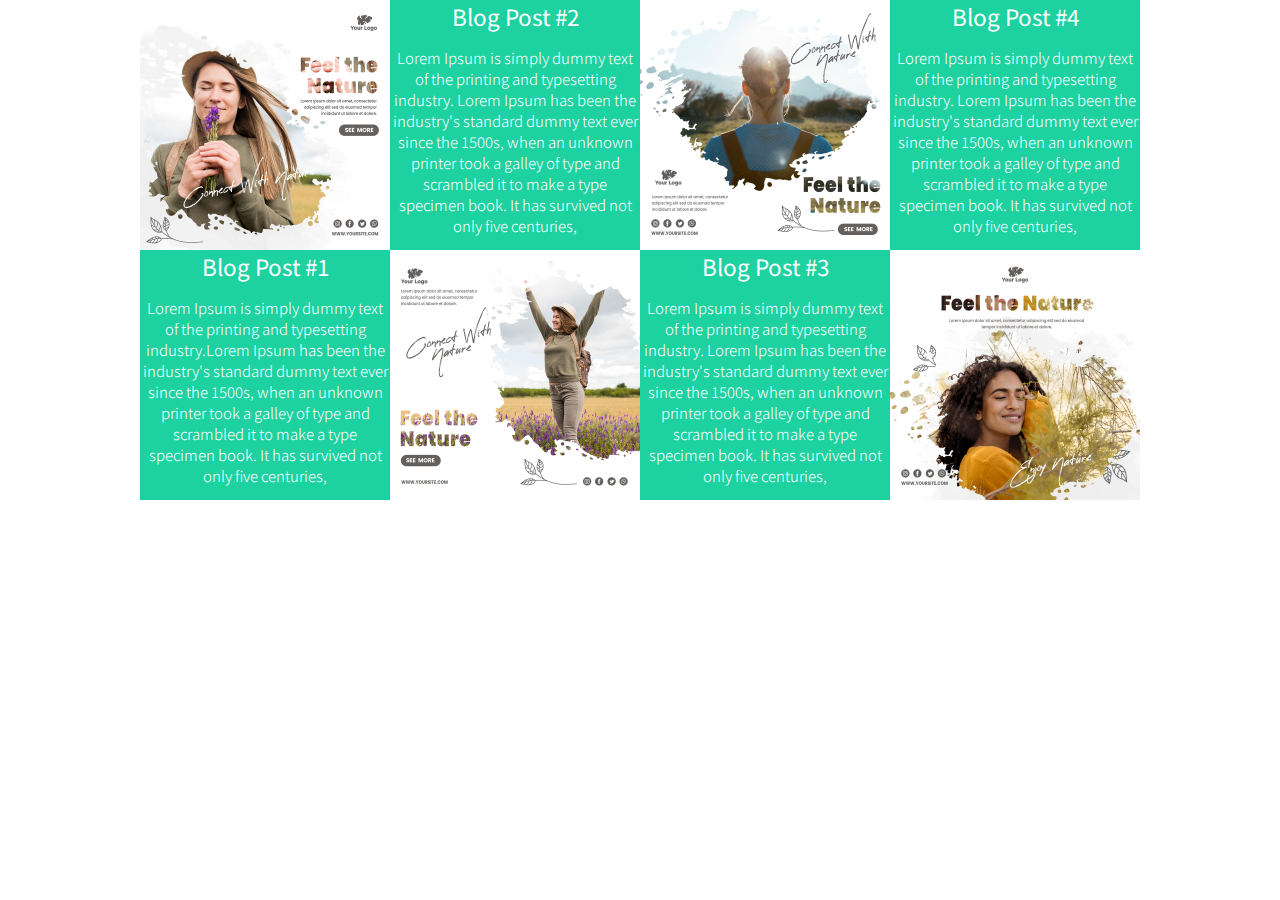
<file: section04/blog_post/index.html>
<!DOCTYPE html>
<html lang="en">
  <head>
    <meta charset="UTF-8" />
    <meta http-equiv="X-UA-Compatible" content="IE=edge" />
    <meta name="viewport" content="width=device-width, initial-scale=1.0" />
    <title>Class</title>
    <link rel="stylesheet" href="./style.css" />
    <script src="https://code.jquery.com/jquery-3.5.1.min.js"></script>
  </head>
  <body>
    <section>
      <div class="post">
        <div class="image">
          <img src="images/blog-post-01.jpg" alt="" />
        </div>
        <div class="desc">
          <h2>Blog Post #1</h2>
          <p>
            Lorem Ipsum is simply dummy text of the printing and typesetting
            industry.Lorem Ipsum has been the industry's standard dummy text
            ever since the 1500s, when an unknown printer took a galley of type
            and scrambled it to make a type specimen book. It has survived not
            only five centuries,
          </p>
        </div>
      </div>
      <div class="post">
        <div class="image">
          <img src="images/blog-post-02.jpg" alt="" />
        </div>
        <div class="desc">
          <h2>Blog Post #2</h2>
          <p>
            Lorem Ipsum is simply dummy text of the printing and typesetting
            industry. Lorem Ipsum has been the industry's standard dummy text
            ever since the 1500s, when an unknown printer took a galley of type
            and scrambled it to make a type specimen book. It has survived not
            only five centuries,
          </p>
        </div>
      </div>
      <div class="post">
        <div class="image">
          <img src="images/blog-post-03.jpg" alt="" />
        </div>
        <div class="desc">
          <h2>Blog Post #3</h2>
          <p>
            Lorem Ipsum is simply dummy text of the printing and typesetting
            industry. Lorem Ipsum has been the industry's standard dummy text
            ever since the 1500s, when an unknown printer took a galley of type
            and scrambled it to make a type specimen book. It has survived not
            only five centuries,
          </p>
        </div>
      </div>
      <div class="post">
        <div class="image">
          <img src="images/blog-post-04.jpg" alt="" />
        </div>
        <div class="desc">
          <h2>Blog Post #4</h2>
          <p>
            Lorem Ipsum is simply dummy text of the printing and typesetting
            industry. Lorem Ipsum has been the industry's standard dummy text
            ever since the 1500s, when an unknown printer took a galley of type
            and scrambled it to make a type specimen book. It has survived not
            only five centuries,
          </p>
        </div>
      </div>
    </section>
  </body>
</html>
</file>
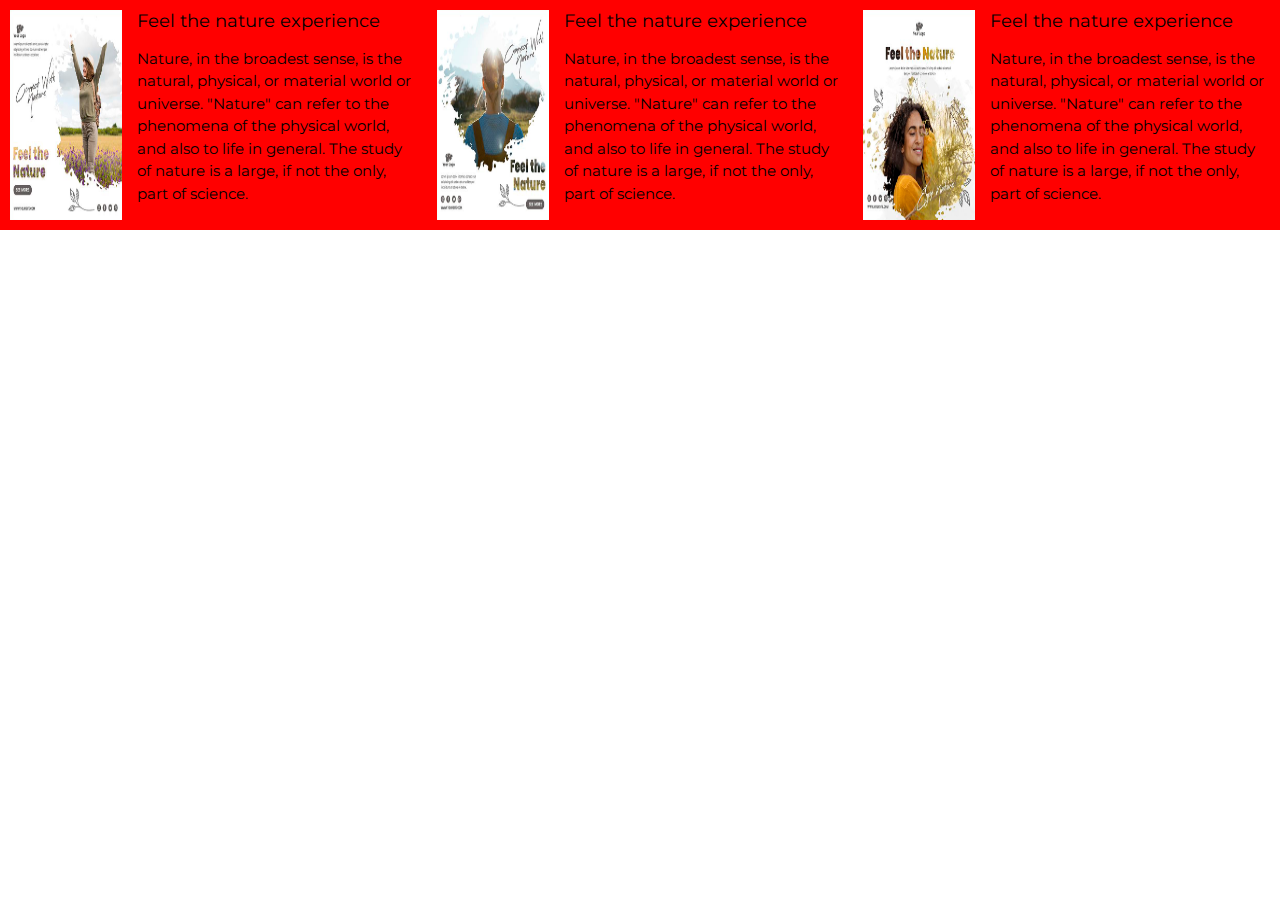
<file: section04/card/index.html>
<!DOCTYPE html>
<html lang="en">
  <head>
    <meta charset="UTF-8" />
    <meta http-equiv="X-UA-Compatible" content="IE=edge" />
    <meta name="viewport" content="width=device-width, initial-scale=1.0" />
    <title>Card</title>
    <link rel="stylesheet" href="./style.css" />
  </head>
  <body>
    <section>
      <div class="media">
        <img src="./images/photo-01.png" alt="" />
        <div class="media-body">
          <h3>Feel the nature experience</h3>
          <p>
            Nature, in the broadest sense, is the natural, physical, or material
            world or universe. "Nature" can refer to the phenomena of the
            physical world, and also to life in general. The study of nature is
            a large, if not the only, part of science.
          </p>
        </div>
      </div>
      <div class="media">
        <img src="./images/photo-02.png" alt="" />
        <div class="media-body">
          <h3>Feel the nature experience</h3>
          <p>
            Nature, in the broadest sense, is the natural, physical, or material
            world or universe. "Nature" can refer to the phenomena of the
            physical world, and also to life in general. The study of nature is
            a large, if not the only, part of science.
          </p>
        </div>
      </div>
      <div class="media">
        <img src="./images/photo-03.png" alt="" />
        <div class="media-body">
          <h3>Feel the nature experience</h3>
          <p>
            Nature, in the broadest sense, is the natural, physical, or material
            world or universe. "Nature" can refer to the phenomena of the
            physical world, and also to life in general. The study of nature is
            a large, if not the only, part of science.
          </p>
        </div>
      </div>
    </section>
  </body>
</html>

<!-- 
Feel the nature experience

Nature, in the broadest sense, is the natural, physical, or material world or universe. "Nature" can refer to the phenomena of the physical world, and also to life in general. The study of nature is a large, if not the only, part of science.

 -->
</file>
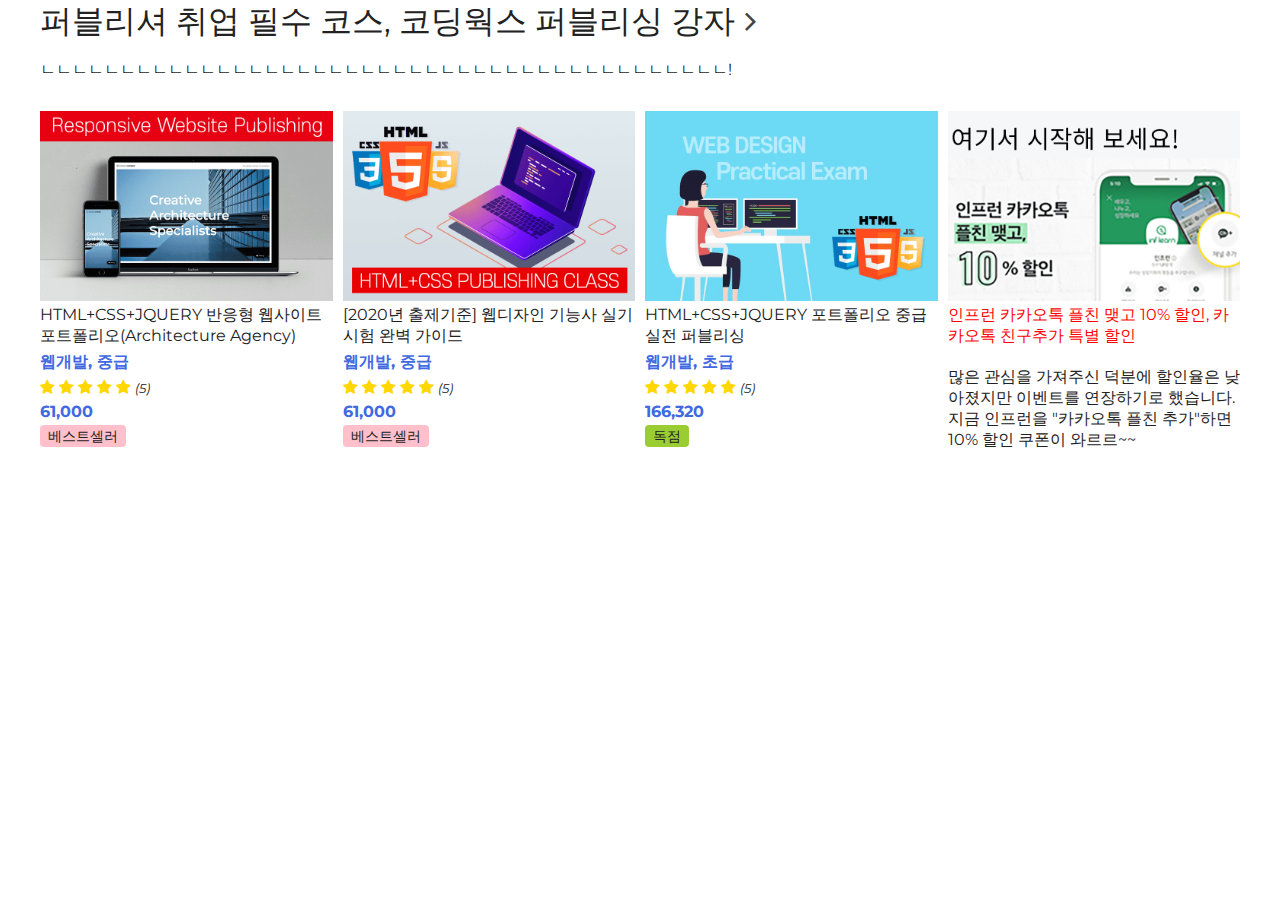
<file: section04/class/index.html>
<!DOCTYPE html>
<html lang="en">
  <head>
    <meta charset="UTF-8" />
    <meta http-equiv="X-UA-Compatible" content="IE=edge" />
    <meta name="viewport" content="width=device-width, initial-scale=1.0" />
    <title>Class</title>
    <link rel="stylesheet" href="./style.css" />
    <script src="https://code.jquery.com/jquery-3.5.1.min.js"></script>
  </head>
  <body>
    <section>
      <div class="section-header">
        <h1>퍼블리셔 취업 필수 코스, 코딩웍스 퍼블리싱 강자</h1>
        <p>
          ㄴㄴㄴㄴㄴㄴㄴㄴㄴㄴㄴㄴㄴㄴㄴㄴㄴㄴㄴㄴㄴㄴㄴㄴㄴㄴㄴㄴㄴㄴㄴㄴㄴㄴㄴㄴㄴㄴㄴㄴㄴㄴㄴ!
        </p>
      </div>
      <div class="items">
        <div class="item">
          <img src="images/course-01.png" alt="" />
          <h4>
            HTML+CSS+JQUERY 반응형 웹사이트 포트폴리오(Architecture Agency)
          </h4>
          <span class="category"> 웹개발, 중급 </span>
          <p>
            <i class="fa fa-star"></i>
            <i class="fa fa-star"></i>
            <i class="fa fa-star"></i>
            <i class="fa fa-star"></i>
            <i class="fa fa-star"></i>
            <em>(5)</em>
          </p>
          <div class="price">61,000</div>
          <span class="badge">베스트셀러</span>
        </div>
        <div class="item">
          <img src="images/course-02.png" alt="" />
          <h4>[2020년 출제기준] 웹디자인 기능사 실기시험 완벽 가이드</h4>
          <span class="category"> 웹개발, 중급 </span>
          <p>
            <i class="fa fa-star"></i>
            <i class="fa fa-star"></i>
            <i class="fa fa-star"></i>
            <i class="fa fa-star"></i>
            <i class="fa fa-star"></i>
            <em>(5)</em>
          </p>
          <div class="price">61,000</div>
          <span class="badge">베스트셀러</span>
        </div>
        <div class="item">
          <img src="images/course-03.png" alt="" />
          <h4>HTML+CSS+JQUERY 포트폴리오 중급 실전 퍼블리싱</h4>
          <span class="category"> 웹개발, 초급 </span>
          <p>
            <i class="fa fa-star"></i>
            <i class="fa fa-star"></i>
            <i class="fa fa-star"></i>
            <i class="fa fa-star"></i>
            <i class="fa fa-star"></i>
            <em>(5)</em>
          </p>
          <div class="price">166,320</div>
          <span class="badge only">독점</span>
        </div>
        <div class="item event">
          <img src="images/event.png" alt="" />
          <h4>
            인프런 카카오톡 플친 맺고 10% 할인, 카카오톡 친구추가 특별 할인
          </h4>
            <p>
많은 관심을 가져주신 덕분에 할인율은 낮아졌지만 이벤트를 연장하기로 했습니다. 지금 인프런을 "카카오톡 플친 추가"하면 10% 할인 쿠폰이 와르르~~
            </p>
      </div>
    </section>
  </body>
</html>
</file>
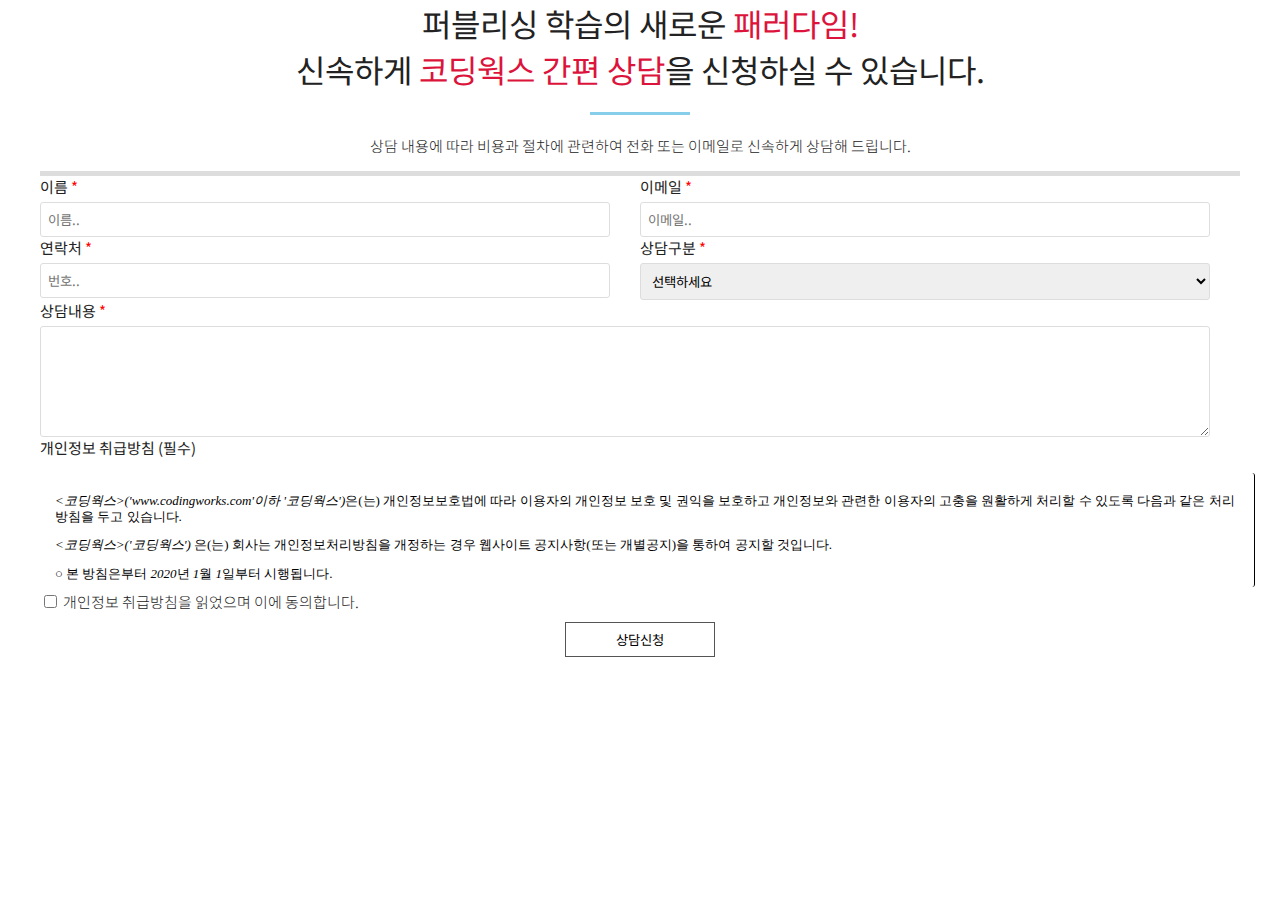
<file: section04/consultation/index.html>
<!DOCTYPE html>
<html lang="en">
  <head>
    <meta charset="UTF-8" />
    <meta http-equiv="X-UA-Compatible" content="IE=edge" />
    <meta name="viewport" content="width=device-width, initial-scale=1.0" />
    <title>Header</title>
    <link rel="stylesheet" href="./style.css" />
    <script src="https://code.jquery.com/jquery-3.5.1.min.js"></script>
  </head>
  <body>
    <section>
      <div class="consulting-header">
        <h1>
          퍼블리싱 학습의 새로운 <span>패러다임!</span> <br />신속하게
          <span>코딩웍스 간편 상담</span>을 신청하실 수 있습니다.
        </h1>
        <hr />
        <p>
          상담 내용에 따라 비용과 절차에 관련하여 전화 또는 이메일로 신속하게
          상담해 드립니다.
        </p>
      </div>
      <div class="consulting-form">
        <form>
          <div class="row">
            <div class="field">
              <label>이름 <em>*</em></label>
              <input type="text" required placeholder="이름.." />
            </div>
            <div class="field">
              <label>이메일 <em>*</em></label>
              <input type="text" required placeholder="이메일.." />
            </div>
          </div>
          <!--  -->
          <div class="row">
            <div class="field">
              <label>연락처 <em>*</em></label>
              <input type="text" required placeholder="번호.." />
            </div>
            <div class="field">
              <label>상담구분 <em>*</em></label>
              <select required>
                <option value="">선택하세요</option>
                <option value="">온라인 강의 문의</option>
                <option value="">오프라인 강의 문의</option>
              </select>
            </div>
          </div>
          <!--  -->
          <div class="row">
            <div class="field">
              <label>상담내용 <em>*</em></label>
              <textarea rows="5" required></textarea>
            </div>
          </div>
          <div class="policy">
            <h4>개인정보 취급방침 (필수)</h4>
            <iframe src="policy.html" frameborder="0"></iframe>
            <div class="agreement">
              <input type="checkbox" id="chk" /><label for="chk">
                개인정보 취급방침을 읽었으며 이에 동의합니다.
              </label>
            </div>
            <button class="btn-submit">상담신청</button>
          </div>
        </form>
      </div>
    </section>
  </body>
</html>
</file>
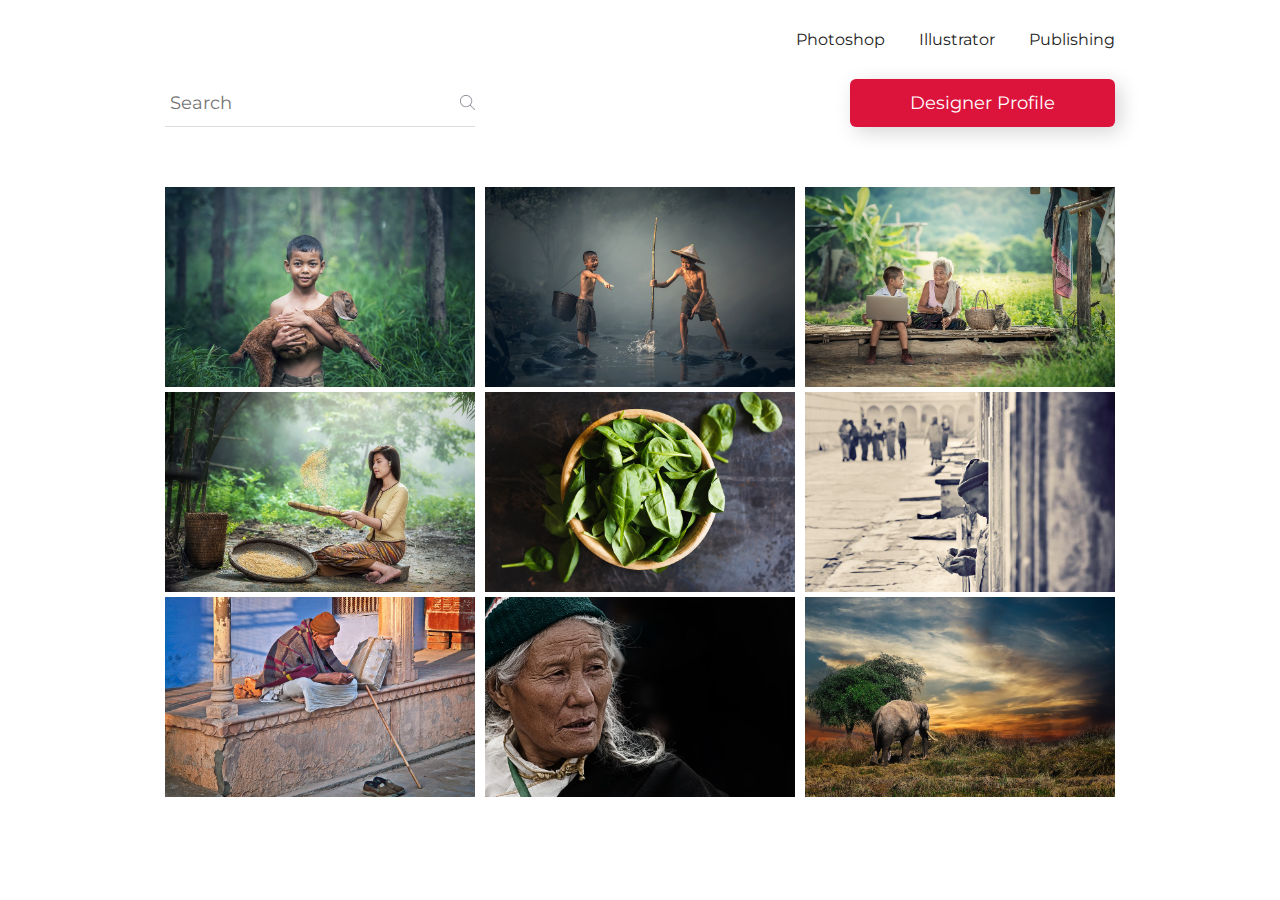
<file: section04/gallery/index.html>
<!DOCTYPE html>
<html lang="en">
  <head>
    <meta charset="UTF-8" />
    <meta http-equiv="X-UA-Compatible" content="IE=edge" />
    <meta name="viewport" content="width=device-width, initial-scale=1.0" />
    <title>gallery</title>
    <link rel="stylesheet" href="./style.css" />
    <script src="https://code.jquery.com/jquery-3.5.1.min.js"></script>
  </head>
  <body>
    <section>
      <header>
        <div class="gnb">
          <a href="#none">Photoshop</a>
          <a href="#none">Illustrator</a>
          <a href="#none">Publishing</a>
        </div>
      </header>
      <div class="search-box">
        <input type="text" placeholder="Search" />
        <button>Designer Profile</button>
      </div>

      <div class="items">
        <div class="item">
          <img src="images/p1.jpg" />
        </div>
        <div class="item">
          <img src="images/p2.jpg" />
        </div>
        <div class="item">
          <img src="images/p3.jpg" />
        </div>
        <div class="item">
          <img src="images/p4.jpg" />
        </div>
        <div class="item">
          <img src="images/p5.jpg" />
        </div>
        <div class="item">
          <img src="images/p6.jpg" />
        </div>
        <div class="item">
          <img src="images/p7.jpg" />
        </div>
        <div class="item">
          <img src="images/p8.jpg" />
        </div>
        <div class="item">
          <img src="images/p9.jpg" />
        </div>
      </div>
    </section>
  </body>
</html>
</file>
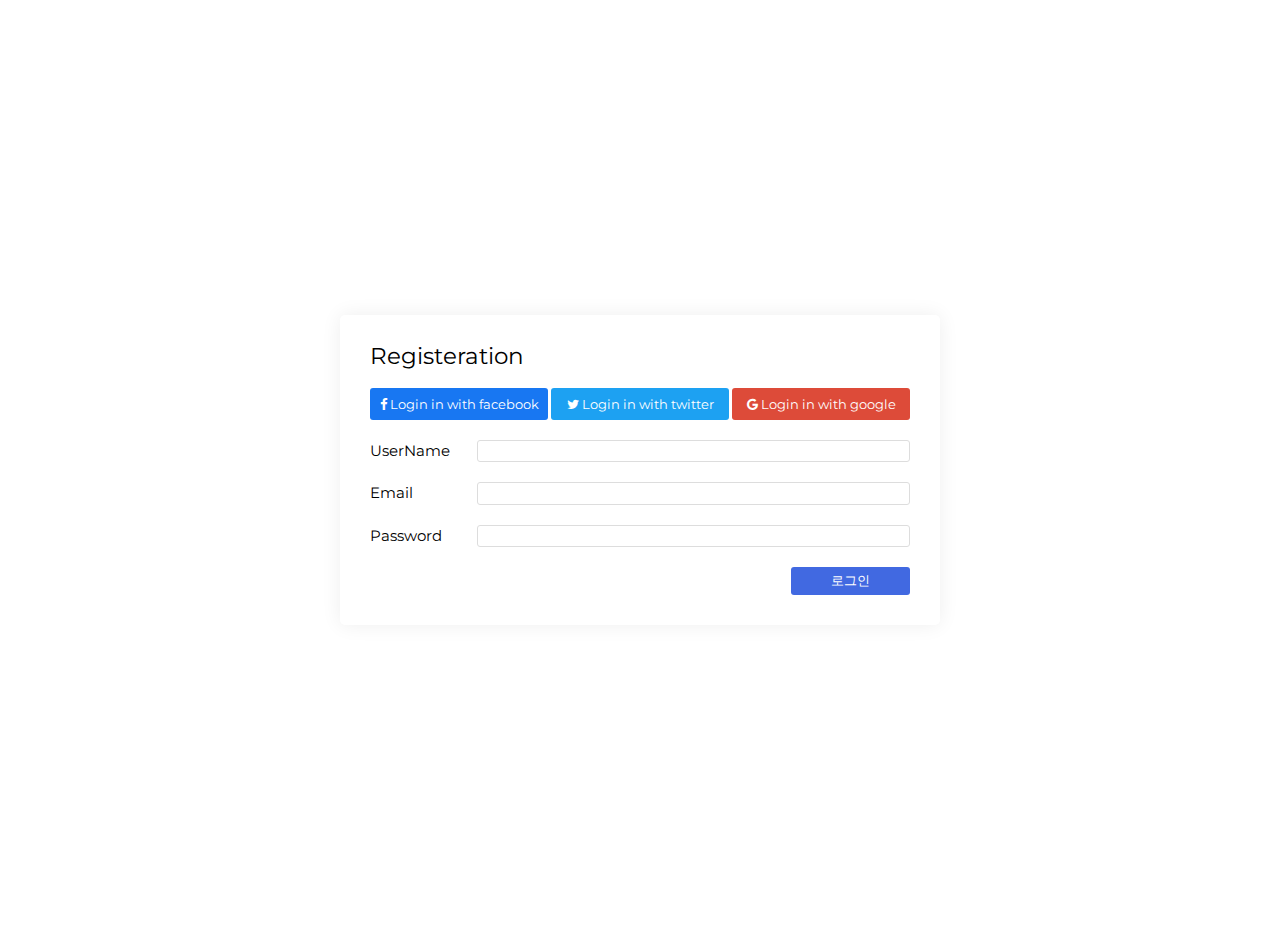
<file: section04/login-form/index.html>
<!DOCTYPE html>
<html lang="en">
  <head>
    <meta charset="UTF-8" />
    <meta http-equiv="X-UA-Compatible" content="IE=edge" />
    <meta name="viewport" content="width=device-width, initial-scale=1.0" />
    <title>반응형</title>
    <link rel="stylesheet" href="./style.css" />
  </head>
  <body>
    <div class="login-form">
      <h2>registeration</h2>
      <div class="sns-login">
        <button class="btn facebook">
          <i class="fa fa-facebook"></i>
          Login in with facebook
        </button>
        <button class="btn twitter">
          <i class="fa fa-twitter"></i>
          Login in with twitter
        </button>
        <button class="btn google">
          <i class="fa fa-google"></i>
          Login in with google
        </button>
      </div>
      <div class="field">
        <label>userName</label><input type="text" name="" id="" />
      </div>
      <div class="field">
        <label>email</label><input type="email" name="" id="" />
      </div>
      <div class="field">
        <label>password</label><input type="password" name="" id="" />
      </div>
      <button class="btn-login">로그인</button>
    </div>
  </body>
</html>
</file>
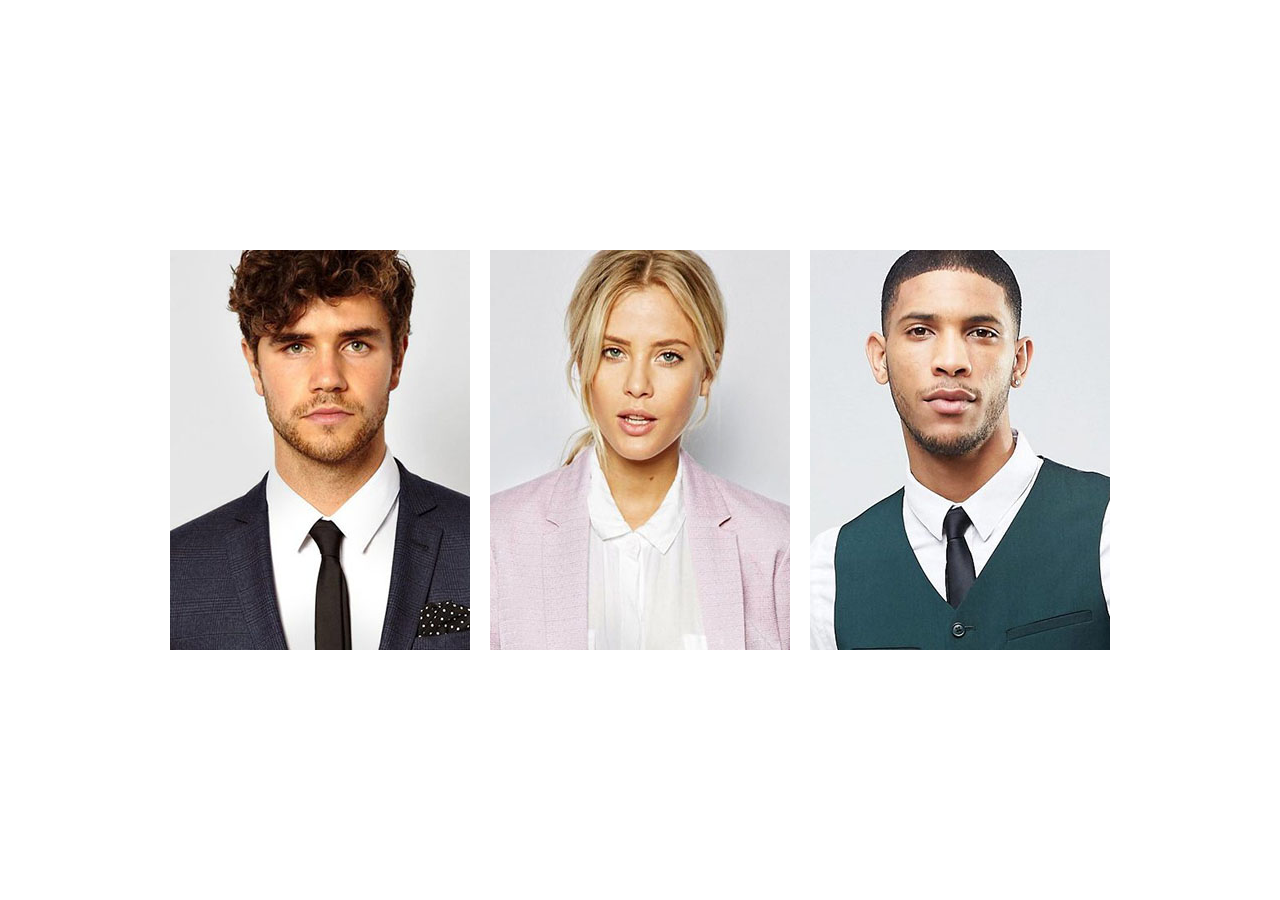
<file: section04/profile/index.html>
<!DOCTYPE html>
<html lang="en">
  <head>
    <meta charset="UTF-8" />
    <meta http-equiv="X-UA-Compatible" content="IE=edge" />
    <meta name="viewport" content="width=device-width, initial-scale=1.0" />
    <title>Header</title>
    <link rel="stylesheet" href="./style.css" />
    <script src="https://code.jquery.com/jquery-3.5.1.min.js"></script>
  </head>
  <body>
    <div class="container">
      <div class="card">
        <img src="images/crew-01.jpg" alt="" />
        <div class="content">
          <h2>Monica Jung<span>Designer</span></h2>
          <p>Lorem ipsum dolor sit amet consectetur adipisicing elit.</p>
          <div class="sns">
            <a herf="#none"><i class="fa fa-twitter"></i></a>
            <a herf="#none"><i class="fa fa-facebook"></i></a>
            <a herf="#none"><i class="fa fa-instagram"></i></a>
          </div>
        </div>
      </div>
      <div class="card">
        <img src="images/crew-02.jpg" alt="" />
        <div class="content">
          <h2>Andrew Yu<span>Developer</span></h2>
          <p>Lorem ipsum dolor sit amet consectetur adipisicing elit.</p>
          <div class="sns">
            <a herf="#none"><i class="fa fa-twitter"></i></a>
            <a herf="#none"><i class="fa fa-facebook"></i></a>
            <a herf="#none"><i class="fa fa-instagram"></i></a>
          </div>
        </div>
      </div>
      <div class="card">
        <img src="images/crew-03.jpg" alt="" />
        <div class="content">
          <h2>James Lee<span>Planner</span></h2>
          <p>Lorem ipsum dolor sit amet consectetur adipisicing elit.</p>
          <div class="sns">
            <a herf="#none"><i class="fa fa-twitter"></i></a>
            <a herf="#none"><i class="fa fa-facebook"></i></a>
            <a herf="#none"><i class="fa fa-instagram"></i></a>
          </div>
        </div>
      </div>
    </div>
  </body>
</html>
</file>
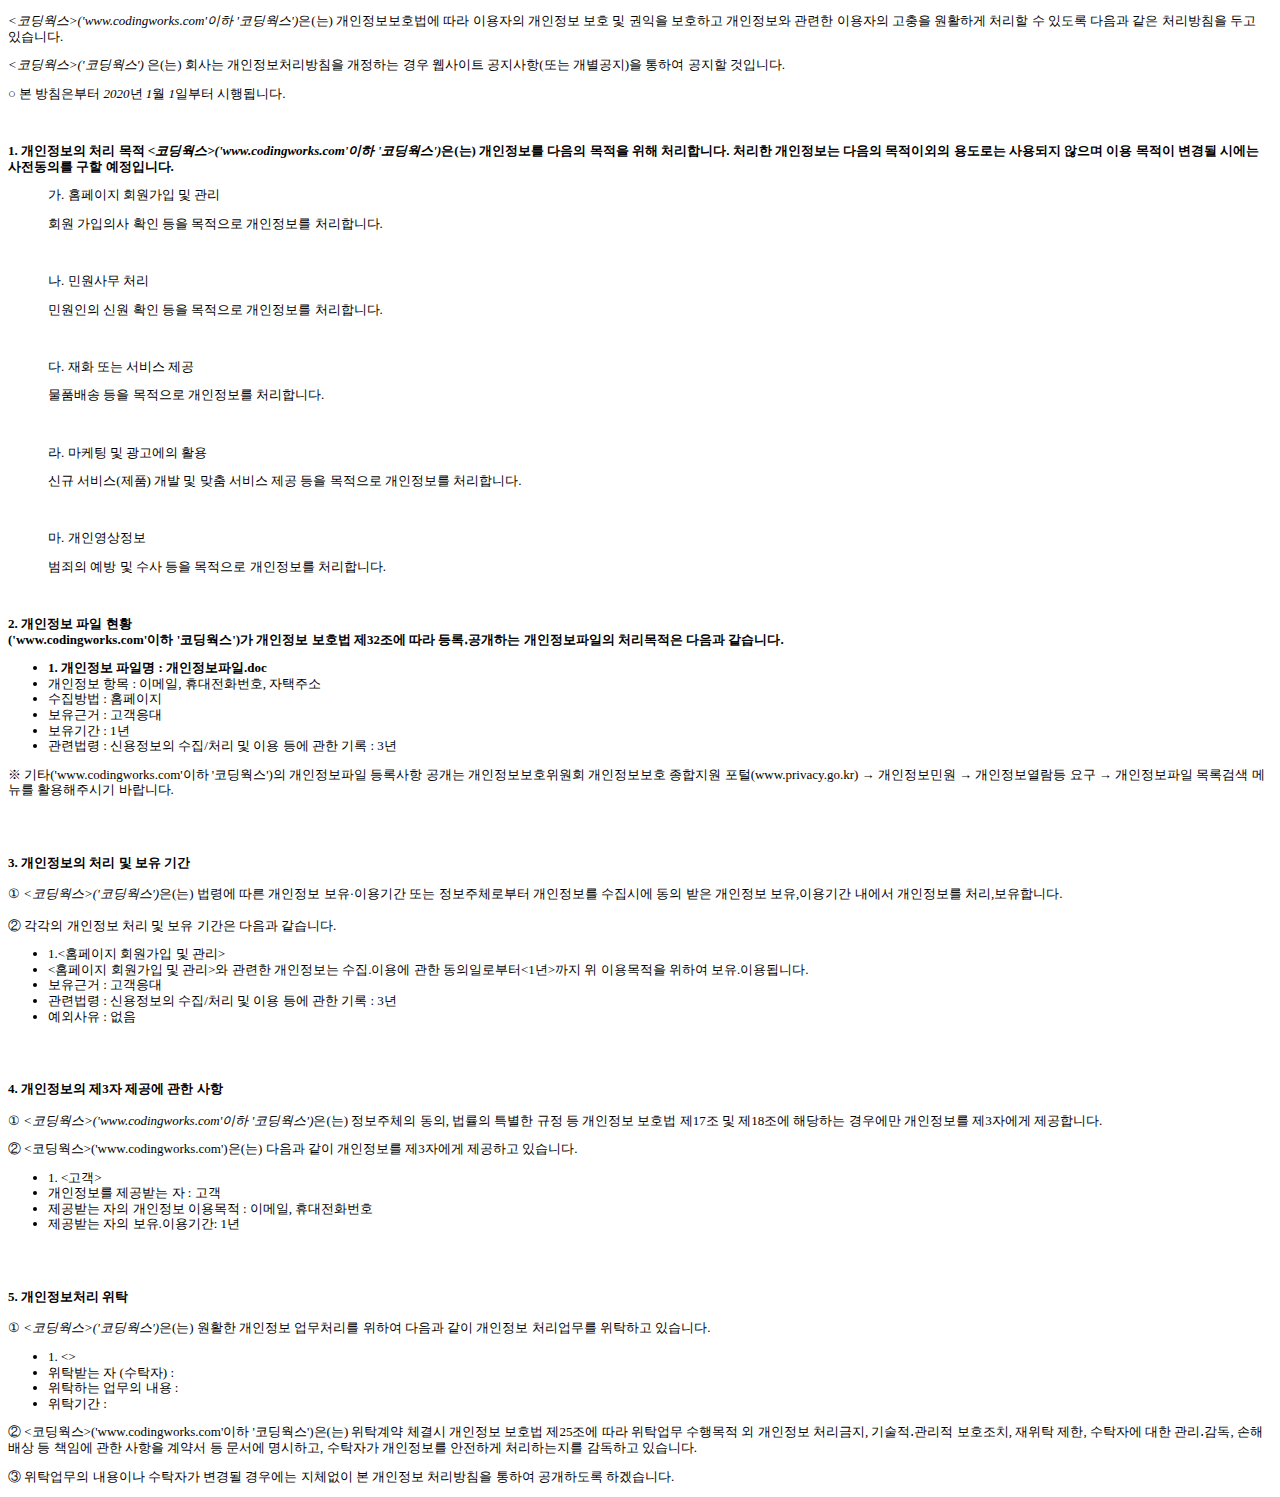
<file: section04/consultation/policy.html>
<!DOCTYPE html>
<html lang="en">
<head>
    <meta charset="UTF-8">
    <meta name="viewport" content="width=device-width, initial-scale=1.0">
    <title>Document</title>
    <style>
        body {
            font-size: 13px;
            line-height: 1.2em;
        }
    </style>
</head>
<body>
    <section id="wrap_pop" class="small_pop">

        <article class="cont">
            <p class="ls2 lh6 bs5 ts4"><em class="emphasis">&lt;코딩웍스&gt;('www.codingworks.com'이하  '코딩웍스')</em>은(는) 개인정보보호법에 따라 이용자의 개인정보 보호 및 권익을 보호하고 개인정보와 관련한 이용자의 고충을 원활하게 처리할 수 있도록 다음과 같은 처리방침을 두고 있습니다.</p><p class="ls2 lh6 bs5 ts4"><em class="emphasis">&lt;코딩웍스&gt;('코딩웍스')</em> 은(는) 회사는 개인정보처리방침을 개정하는 경우 웹사이트 공지사항(또는 개별공지)을 통하여 공지할 것입니다.</p><p class="ls2">○ 본 방침은부터 <em class="emphasis">2020</em>년 <em class="emphasis">1</em>월 <em class="emphasis">1</em>일부터 시행됩니다.</p><br><p class="lh6 bs4"><strong>1. 개인정보의 처리 목적 <em class="emphasis">&lt;코딩웍스&gt;('www.codingworks.com'이하  '코딩웍스')</em>은(는) 개인정보를 다음의 목적을 위해 처리합니다. 처리한 개인정보는 다음의 목적이외의 용도로는 사용되지 않으며 이용 목적이 변경될 시에는 사전동의를 구할 예정입니다.</strong></p><ul class="list_indent2 mgt10"><p class="ls2">가. 홈페이지 회원가입 및 관리</p><p class="ls2">회원 가입의사 확인 등을 목적으로 개인정보를 처리합니다.</p><br><p class="ls2">나. 민원사무 처리</p><p class="ls2">민원인의 신원 확인 등을 목적으로 개인정보를 처리합니다.</p><br><p class="ls2">다. 재화 또는 서비스 제공</p><p class="ls2">물품배송 등을 목적으로 개인정보를 처리합니다.</p><br><p class="ls2">라. 마케팅 및 광고에의 활용</p><p class="ls2">신규 서비스(제품) 개발 및 맞춤 서비스 제공 등을 목적으로 개인정보를 처리합니다.</p><br><p class="ls2">마. 개인영상정보</p><p class="ls2">범죄의 예방 및 수사 등을 목적으로 개인정보를 처리합니다.</p><br></ul><p class="sub_p mgt30"><strong>2. 개인정보 파일 현황<br>('www.codingworks.com'이하  '코딩웍스')가 개인정보 보호법 제32조에 따라 등록․공개하는 개인정보파일의 처리목적은 다음과 같습니다.</strong></p><ul class="list_indent2 mgt10"><li class="tt"><b>1. 개인정보 파일명 : 개인정보파일.doc</b></li><li>개인정보 항목 : 이메일, 휴대전화번호, 자택주소</li><li>수집방법 : 홈페이지</li><li>보유근거 : 고객응대</li><li>보유기간 : 1년</li><li>관련법령 : 신용정보의 수집/처리 및 이용 등에 관한 기록 : 3년</li></ul><p class="sub_p mgt10">※ 기타('www.codingworks.com'이하  '코딩웍스')의 개인정보파일 등록사항 공개는 개인정보보호위원회 개인정보보호 종합지원 포털(www.privacy.go.kr) → 개인정보민원 → 개인정보열람등 요구 → 개인정보파일 목록검색 메뉴를 활용해주시기 바랍니다.</p><br><br><p class="lh6 bs4"><strong>3. 개인정보의 처리 및 보유 기간</strong><br><br>① <em class="emphasis">&lt;코딩웍스&gt;('코딩웍스')</em>은(는) 법령에 따른 개인정보 보유·이용기간 또는 정보주체로부터 개인정보를 수집시에 동의 받은 개인정보 보유,이용기간 내에서 개인정보를 처리,보유합니다.<br><br>② 각각의 개인정보 처리 및 보유 기간은 다음과 같습니다.</p><ul class="list_indent2 mgt10"><li class="tt">1.&lt;홈페이지 회원가입 및 관리&gt;</li><li class="tt">&lt;홈페이지 회원가입 및 관리&gt;와 관련한 개인정보는 수집.이용에 관한 동의일로부터&lt;1년&gt;까지 위 이용목적을 위하여 보유.이용됩니다.</li><li>보유근거 : 고객응대</li><li>관련법령 : 신용정보의 수집/처리 및 이용 등에 관한 기록 : 3년</li><li>예외사유 : 없음</li></ul><br><br><p class="lh6 bs4"><strong>4. 개인정보의 제3자 제공에 관한 사항</strong><br><br> ① <em class="emphasis">&lt;코딩웍스&gt;('www.codingworks.com'이하 '코딩웍스')</em>은(는) 정보주체의 동의, 법률의 특별한 규정 등 개인정보 보호법 제17조 및 제18조에 해당하는 경우에만 개인정보를 제3자에게 제공합니다.</p><p class="sub_p mgt10">②  <span class="colorLightBlue">&lt;코딩웍스&gt;('www.codingworks.com')</span>은(는) 다음과 같이 개인정보를 제3자에게 제공하고 있습니다.</p><ul class="list_indent2 mgt10"><li class="tt">1. &lt;고객&gt;</li><li>개인정보를 제공받는 자 : 고객</li><li>제공받는 자의 개인정보 이용목적 : 이메일, 휴대전화번호</li><li>제공받는 자의 보유.이용기간: 1년</li></ul><br><br><p class="lh6 bs4"><strong>5. 개인정보처리 위탁</strong><br><br> ① <em class="emphasis">&lt;코딩웍스&gt;('코딩웍스')</em>은(는) 원활한 개인정보 업무처리를 위하여 다음과 같이 개인정보 처리업무를 위탁하고 있습니다.</p><ul class="list_indent2 mgt10"><li class="tt">1. &lt;&gt;</li><li>위탁받는 자 (수탁자) : </li><li>위탁하는 업무의 내용 : </li><li>위탁기간 : </li></ul><p class="sub_p mgt10">②  <span class="colorLightBlue">&lt;코딩웍스&gt;('www.codingworks.com'이하 '코딩웍스')</span>은(는) 위탁계약 체결시 개인정보 보호법 제25조에 따라 위탁업무 수행목적 외 개인정보 처리금지, 기술적․관리적 보호조치, 재위탁 제한, 수탁자에 대한 관리․감독, 손해배상 등 책임에 관한 사항을 계약서 등 문서에 명시하고, 수탁자가 개인정보를 안전하게 처리하는지를 감독하고 있습니다.</p><p class="sub_p mgt10">③ 위탁업무의 내용이나 수탁자가 변경될 경우에는 지체없이 본 개인정보 처리방침을 통하여 공개하도록 하겠습니다.</p>
        </article>
    </section>
</body>
</html>
</file>
<file: section04/blog_post/style.css>
/* Google Web Fonts CDN */
@import url("https://fonts.googleapis.com/css?family=Noto+Sans+KR:300,400,500,700,900&display=swap");

body {
  font-family: "Noto Sans KR", sans-serif;
  color: #222;
  margin: 0;
  font-size: 15px;
  font-weight: 300;
}

/* Reset CSS */
a {
  text-decoration: none;
  color: #222;
}
h1,
h2,
h3,
h4,
h5,
h6 {
  margin: 0;
  font-weight: normal;
}
button {
  cursor: pointer;
  outline: none;
}
input,
textarea,
select {
  outline: none;
}

section {
  margin: auto;
  width: 1000px;
  display: flex;
}
.post {
  display: flex;
  flex-direction: column;
}
.post:nth-child(odd) {
  flex-direction: column;
}
.post:nth-child(even) {
  flex-direction: column-reverse;
}
.image {
  /* flex: 1; */
  width: 250px;
  overflow: hidden;
}

.image img {
  width: 100%;
  display: block;
  transition: 0.3s;
}
.image img:hover {
  transform: scale(1.05);
}
.desc {
  background-color: #1dd1a1;
  color: #fff;
  height: 250px;
  text-align: center;
  display: flex;
  flex-direction: column;
  justify-content: center;
}
.desc h2 {
}
.desc p {
  line-height: normal;
}

@media (min-width: 768px) and (max-width: 1024px) {
  section {
    width: 100%;
    padding: 30px;
    flex-wrap: wrap;
  }
  .desc {
    flex: 1;
  }
  .post {
    flex-direction: row !important;
  }
  .post:nth-child(even) {
    flex-direction: row-reverse !important;
  }
  .image,
  .desc {
    flex: 1;
    height: 100%;
  }
}

@media (max-width: 767px) {
  section {
    width: 100%;
    box-sizing: border-box;
    flex-direction: column;
  }
  .desc {
  }
  .post {
  }
  .post:nth-child(even) {
    flex-direction: column;
  }
  .image,
  .desc {
    width: 100%;
  }
}
</file>
<file: section04/card/style.css>
/* Google Web Fonts CDN */
@import url("https://fonts.googleapis.com/css?family=Montserrat:300,400,500&display=swap");

/* Fontawesome 4.7 */
@import url("https://stackpath.bootstrapcdn.com/font-awesome/4.7.0/css/font-awesome.min.css");

.test {
  display: flex;
}
/* Reset CSS */
body {
  font-family: "Montserrat", sans-serif;
  font-size: 15px;
  line-height: 1.5em;
  margin: 0;
  box-sizing: border-box;
}
a {
  text-decoration: none;
  color: #222;
}
h1,
h2,
h3,
h4,
h5,
h6 {
  font-weight: normal;
  margin: 0;
}
button {
  cursor: pointer;
  outline: none;
}

section {
  display: flex;
  justify-content: space-between;
}
.media {
  display: flex;
  background-color: red;
  width: 600px;
  padding: 10px;
  justify-content: center;
  box-sizing: border-box;
}
.media img {
  width: 100px;
  flex: 2;
  margin-right: 1em;
}

.media-body {
  flex: 5;
}
.media-body h3 {
}
.media-body p {
}

@media (max-width: 767px) {
  section {
    flex-wrap: wrap;
  }
  .media {
    display: flex;
    flex-direction: column;
    width: 100%;
  }
  .media:nth-child(1) {
    margin-top: 0;
  }
  .media img {
    width: 100%;
  }
  .media-body h3 {
    margin-top: 1em;
  }
}

@media (min-width: 768px) and (max-width: 1024px) {
  section {
    flex-wrap: wrap;
  }
  .media {
    width: 100%;
    margin-top: 10px;
  }
  .media:nth-child(1) {
    margin-top: 0;
  }
}
</file>
<file: section04/class/style.css>
/* Google Web Font */
@import url("https://fonts.googleapis.com/css?family=Montserrat:300,400,500&display=swap");

/* Fontawesome 4.7 */
@import url("https://stackpath.bootstrapcdn.com/font-awesome/4.7.0/css/font-awesome.min.css");

* {
  font-family: "Montserrat", sans-serif;
  box-sizing: border-box;
}

body {
  color: #222;
  margin: 0;
}

a {
  color: #222;
  text-decoration: none;
}
h1,
h2,
h3,
h4,
h5,
h6 {
  margin: 0;
  font-weight: normal;
}
button {
  cursor: pointer;
  outline: none;
}

button,
input,
textarea,
select {
  font-family: "Montserrat", sans-serif;
  outline: none;
}

section {
  width: 1200px;
  margin: auto;
}
.section-header {
}
.section-header h1 {
  font-size: 32px;
}

.section-header h1::after {
  content: "\f105";
  font-family: fontawesome;
  margin-left: 10px;
  color: #444;
}

.section-header {
}

.items {
  display: flex;
  margin-top: 30px;
}

.item {
  flex: 1;
  margin-right: 10px;
  height: 300px;
}
.item:last-child {
  margin-right: 0;
}

.item {
}
.item img {
  width: 100%;
}
.item h4 {
  font-size: 16px;
  margin-bottom: 5px;
}
.category {
  font-weight: bold;
  color: royalblue;
}
.item p {
  margin: 5px 0;
}
.item h4 {
  margin-bottom: 5px;
}
.item p .fa {
  color: gold;
}
.item p em {
  font-size: normal;
  font-size: 13px;
}
.price {
  font-weight: bold;
  color: royalblue;
  display: block;
  margin-bottom: 5px;
}
.badge {
  background-color: pink;
  font-size: 14px;
  padding: 2px 8px;
  border-radius: 4px;
}
.badge.only {
  background-color: yellowgreen;
}

.item.event h4 {
  color: red;
  margin-bottom: 20px;
}

@media (max-width: 768px) {
  section {
    width: 100%;
    padding: 10px;
    box-sizing: border-box;
  }
  .items {
    flex-direction: column;
  }
  .item {
    margin-right: 0;
    margin-bottom: 20px;
  }
  .item:nth-child(1) {
    order: 2;
  }
  .item:nth-child(2) {
    order: 3;
  }
  .item:nth-child(3) {
    order: 4;
  }
  .item:last-child {
    order: 1;
  }
}
</file>
<file: section04/consultation/style.css>
/* Google Web Fonts CDN */
@import url("https://fonts.googleapis.com/css?family=Noto+Sans+KR:300,400,500,700,900&display=swap");

/* Reset CSS */

body {
  font-family: "Noto Sans KR", sans-serif;
  color: #222;
  margin: 0;
  font-size: 15px;
  font-weight: 300;
}

a {
  text-decoration: none;
  color: #fff;
}
h1,
h2,
h3,
h4,
h5,
h6 {
  margin: 0;
  font-weight: normal;
}
button {
  cursor: pointer;
  outline: none;
}
input,
textarea,
select {
  outline: none;
}

button,
input,
textarea,
select {
  font-family: "Noto Sans KR", sans-serif;
}

section {
  width: 1200px;
  margin: auto;
}
.consulting-header {
  text-align: center;
}
.consulting-header h1 {
  font-size: 32px;
}
.consulting-header h1 span {
  color: crimson;
}
.consulting-header hr {
  border: none;
  width: 100px;
  height: 3px;
  background-color: skyblue;
  margin: 20px auto;
}

/* form */
.consulting-form {
}
.consulting-form form {
  border-top: 5px solid #ddd;
}

.consulting-form form label em {
  color: red;
  font-style: normal;
}

.row {
  display: flex;
  margin-bottom: 10px 0;
}
.row .field {
  display: flex;
  flex-direction: column;
  flex: 1;
  margin-right: 30px;
}

.row .field label {
  margin-bottom: 5px;
  font-weight: 400;
}
.row .field input,
.row .field textarea,
.row .field select {
  border: 1px solid #ddd;
  border-radius: 3px;
  padding: 7px;
  transition: 0.3s;
}

.row .field input:hover,
.row .field textarea:hover {
  border-right: 1px solid skyblue;
  box-shadow: 0 0 5px skyblue;
}
.row .field input:focus {
  border-right: 1px solid skyblue;
  box-shadow: 0 0 5px skyblue;
}

.policy {
}
.policy h4 {
  margin-bottom: 15px;
}

.policy iframe {
  border-right: 1px solid #000;
  width: 100%;
  height: 100px;
  border-radius: 3px;
  padding: 7px;
}
.agreement {
}

.agreement input {
}
.btn-submit {
  border: 1px solid #555;
  background-color: #fff;
  padding: 7px 50px;
  display: block;
  margin: 10px auto;
}
.btn-submit:hover {
  background-color: #222;
  color: #fff;
}

@media screen and (max-width: 768px) {
  section {
    width: 100%;
    padding: 20px;
    box-sizing: border-box;
  }
  .consulting-header h1 {
    font-size: 22px;
  }

  .row {
    flex-direction: column;
  }
  .row .field {
    margin: 5px 0;
  }
  .btn-submit {
    width: 100%;
  }
}
</file>
<file: section04/gallery/style.css>
/* Google Web Font */
@import url("https://fonts.googleapis.com/css?family=Montserrat:300,400,500&display=swap");

/* Fontawesome 4.7 */
@import url("https://stackpath.bootstrapcdn.com/font-awesome/4.7.0/css/font-awesome.min.css");

body {
  font-family: "Montserrat", sans-serif;
  color: #222;
  margin: 0;
  box-sizing: border-box;
}

a {
  color: #222;
  text-decoration: none;
}
h1,
h2,
h3,
h4,
h5,
h6 {
  margin: 0;
  font-weight: normal;
}
button {
  cursor: pointer;
  outline: none;
}

button,
input,
textarea,
select {
  font-family: "Montserrat", sans-serif;
  outline: none;
}

section {
  margin: auto;
  width: 950px;
}
header {
}
.gnb {
  padding: 30px 0;
  text-align: right;
}
.gnb a {
  margin: 15px;
  position: relative;
  padding-bottom: 5px;
}
.gnb a:nth-child(3) {
  margin-right: 0;
}
.gnb a:after {
  position: absolute;
  content: "";
  width: 0;
  height: 2px;
  background-color: #000;
  left: 50%;
  bottom: 0;
  transition: 0.3s;
  transform: translateX(-50%);
}
.gnb a:hover:after {
  width: 100%;
}
.search-box {
  display: flex;
  justify-content: space-between;
}
.search-box input {
  border: none;
  border-bottom: 1px solid #ddd;
  font-size: 18px;
  padding: 5px;
  background: url(images/search.png) no-repeat center right;
  background-size: 15px;
  width: 300px;
}

.search-box input:focus::placeholder {
  visibility: hidden;
}

.search-box button {
  border: none;
  background-color: crimson;
  color: #fff;
  font-size: 18px;
  padding: 13px 60px;
  border-radius: 6px;
  box-shadow: 5px 5px 20px rgba(0, 0, 0, 0.167);
  transition: 0.3s;
}
.search-box button:hover {
  background-color: #000;
}

.items {
  display: flex;
  flex-wrap: wrap;
  justify-content: space-between;
  margin-top: 60px;
}
.item {
  width: 310px;
  height: 200px;
  margin-bottom: 5px;
  overflow: hidden;
}
.item img {
  width: 100%;
}

@media (max-width: 767px) {
  section {
    width: 100%;
    padding: 20px;
    box-sizing: border-box;
  }
  .gnb {
    text-align: center;
  }
  .search-box {
    flex-direction: column;
  }
  .search-box input {
    margin-bottom: 10px;
    width: 100%;
  }
  .item {
    width: 100%;
  }
  .gnb a:nth-child(3) {
    margin-right: 15px;
  }
}
@media (min-width: 768px) and (max-width: 1024px) {
  section {
    width: 100%;
    padding: 20px;
    box-sizing: border-box;
  }
  .item {
    width: 48%;
    margin-bottom: 10px;
  }
}
</file>
<file: section04/login-form/style.css>
/* Google Web Fonts CDN */
@import url("https://fonts.googleapis.com/css?family=Montserrat:300,400,500&display=swap");

/* Fontawesome 4.7 */
@import url("https://stackpath.bootstrapcdn.com/font-awesome/4.7.0/css/font-awesome.min.css");

body {
  font-family: "Montserrat", sans-serif;
  font-size: 15px;
  line-height: 1.5em;
  margin: 0;
  background-color: white;
  display: flex;
  justify-content: center;
  align-items: center;
  height: 100vh;
  padding: 20px;
}

/* Reset CSS */
a {
  text-decoration: none;
}
h1,
h2,
h3,
h4,
h5,
h6 {
  margin: 0;
}
button {
  cursor: pointer;
  outline: none;
}

.login-form {
  width: 600px;
  background-color: #fff;
  padding: 30px;
  box-sizing: border-box;
  border-radius: 5px;
  box-shadow: 0 0 20px #eee;
}

.login-form h2 {
  font-weight: normal;
  text-transform: capitalize; /*첫글자 대문자*/
}

.sns-login {
  margin: 20px 0;
  display: flex;
}

.btn {
  flex: 1;
  margin-right: 3px;
  padding: 5px;
  border: none;
  font-family: "Montserrat", sans-serif;
  font-size: 13px;
  border-radius: 3px;
  color: white;
  padding: 8px;
}
.btn:last-child {
  margin-right: 0;
}
.btn.facebook {
  background-color: #1877f2;
}
.btn.twitter {
  background-color: #1da1f2;
}
.btn.google {
  background-color: #dd4b39;
}
.field {
  display: flex;
  margin: 20px 0;
}

.field label {
  flex: 1;
  text-transform: capitalize;
}
.field input {
  flex: 4;
  border: 1px solid #ddd;
  border-radius: 3px;
}
.btn-login {
  padding: 5px 40px;
  background-color: royalblue;
  border: none;
  font-family: "Montserrat", sans-serif;
  font-size: 13px;
  border-radius: 3px;
  color: white;
  float: right;
}

@media (max-width: 768px) {
  .login-form {
    width: 100%;
  }
  .sns-login {
    flex-direction: column;
  }
  .btn {
    margin: 5px 0;
  }
  .field {
    flex-direction: column;
  }
  .btn-login {
    width: 100%;
  }
}
</file>
<file: section04/profile/style.css>
/* Google Web Font */
@import url("https://fonts.googleapis.com/css?family=Raleway&display=swap");
/* Fontawesome 4.7 */
@import url("https://stackpath.bootstrapcdn.com/font-awesome/4.7.0/css/font-awesome.min.css");

body {
  font-family: "Raleway", sans-serif;
  line-height: 1.5em;
  margin: 0;
  background-color: #fff;
}
a {
  text-decoration: none;
}

.container {
  display: flex;
  justify-content: center;
  align-items: center;
  height: 100vh;
}
.card {
  margin: 10px;
  position: relative;
  width: 300px;
  height: 400px;
  overflow: hidden;
  transition: 0.5s;
}
.card:hover .content {
  top: 0;
}
.card:hover {
  transform: translateY(-20px);
  box-shadow: 0 10px 20px rgba(0, 0, 0, 0.21);
}

.content {
  width: inherit;
  height: inherit;
  position: absolute;
  top: 100%;
  left: 0;
  padding: 20px;
  box-sizing: border-box;
  background: linear-gradient(to top, crimson, transparent);
  color: #fff;
  text-align: center;
  padding-top: 170px;
  transition: 0.5s;
}
.card .content:nth-child(1) {
  background: linear-gradient(to top, crimson, transparent);
}
.card .content:nth-child(2) {
  background: linear-gradient(to top, royalblue, transparent);
}
.card .content:nth-child(3) {
  background: linear-gradient(to top, crimson, transparent);
}

.content h2 span {
  display: block;
  color: gold;
  font-size: 14px;
  margin-top: 10px;
  transform: 0.5s;
}

.sns a {
  width: 20px;
  height: 20px;
  border: 1px solid #fff;
  display: inline-block;
  border-radius: 50%;
  font-size: 13px;
  color: white;
  text-align: center;
  line-height: 20px;
}

@media screen and (max-width: 767px) {
}

@media (min-width: 768px) and (max-width: 1024px) {
}
</file>
